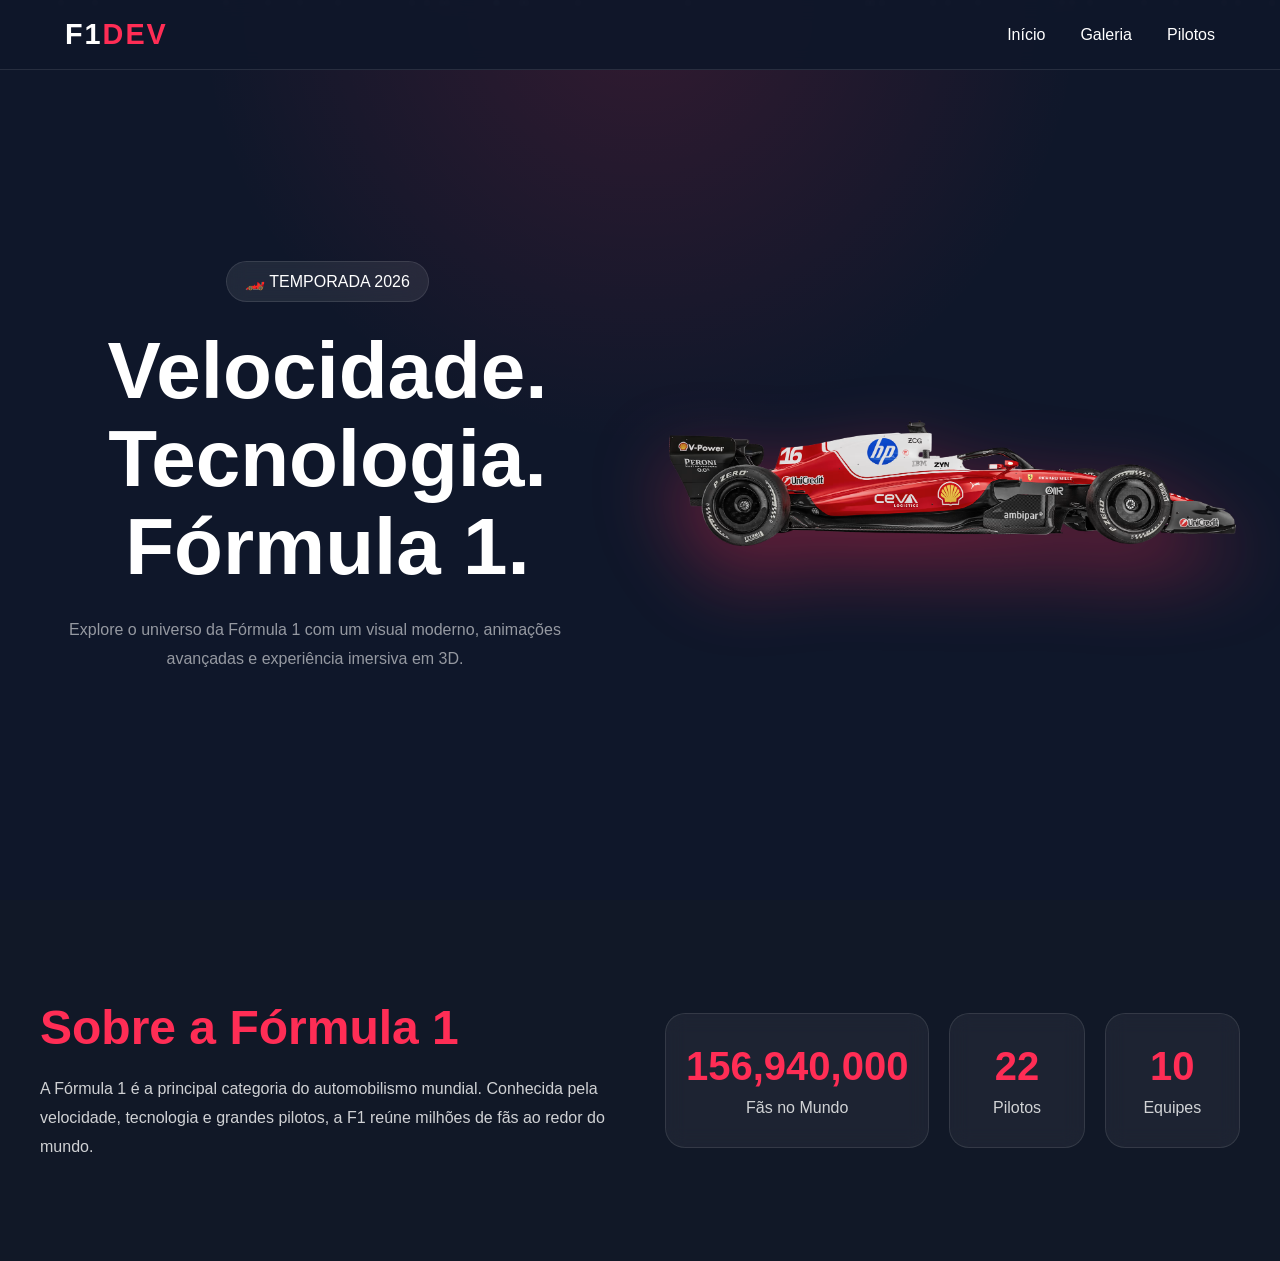
<file: index.html>
<!doctype html>
<html lang="pt-br">
  <head>
    <meta charset="UTF-8" />
    <meta name="viewport" content="width=device-width, initial-scale=1.0" />
    <meta
      description="Galeria de fotos de F1 feita por um fã, com imagens de carros, pilotos e momentos icônicos da história da Fórmula 1. Explore a paixão pelo automobilismo através de uma coleção visual impressionante."
    />
    <title>F1 Galeria fã H44 C16</title>

    <link rel="stylesheet" href="/src/css/root.css" />
    <link rel="stylesheet" href="/src/css/sobre.css" />
    <link rel="stylesheet" href="/src/css/carro.css" />
    <link rel="stylesheet" href="/src/css/efeito.css" />
    <link rel="icon" type="image/x-icon" href="/src/img/ICON-F1.png" />
  </head>
  <body>
    <!-- HEADER -->
    <header>
      <nav class="navbar">
        <!-- LOGO -->
        <div class="logo">F1<span>DEV</span></div>

        <!-- MENU -->
        <ul class="nav-links">
          <li><a href="index.html">Início</a></li>
          <li><a href="/src/Tela-Galeria/index.html">Galeria</a></li>
          <li><a href="/src/Tela-Pilotos/index.html">Pilotos</a></li>
          <!-- <li><a href="#" class="btn">Entrar</a></li> -->
        </ul>

        <!-- MENU HAMBURGUER -->
        <div class="hamburger">
          <span></span>
          <span></span>
          <span></span>
        </div>
      </nav>
    </header>

    <!-- HERO -->
    <section class="hero">
      <!-- PARTÍCULAS -->
      <div class="particles"></div>

      <div class="hero-content">
        <!-- TEXTO -->
        <div class="hero-text fade-left">
          <span class="tag zoom"> 🏎️ TEMPORADA 2026 </span>

          <h1 class="fade-up">
            Velocidade.<br />
            Tecnologia.<br />
            Fórmula 1.
          </h1>

          <p class="fade-up">
            Explore o universo da Fórmula 1 com um visual moderno, animações
            avançadas e experiência imersiva em 3D.
          </p>
<!-- 
          <div class="hero-buttons fade-up">
            <a href="https://limpezaa.netlify.app" class="btn"> Explorar </a>

            <a href="#" class="btn-outline"> Pilotos </a>
          </div> -->
        </div>

        <!-- CARRO -->
        <div class="hero-car fade-right">
          <div class="car-container zoom">
            <img
              src="/src/img/Carro-SF-26.png"
              alt="Carro Fórmula 1"
              class="f1-car"
            />
          </div>
        </div>
      </div>
    </section>

    <!-- SOBRE F1 -->

    <section class="sobre-f1 fade-up">
      <div class="sobre-container">
        <!-- TEXTO -->
        <div class="sobre-texto fade-left">
          <h2>Sobre a Fórmula 1</h2>

          <p>
            A Fórmula 1 é a principal categoria do automobilismo mundial.
            Conhecida pela velocidade, tecnologia e grandes pilotos, a F1 reúne
            milhões de fãs ao redor do mundo.
          </p>
        </div>

        <!-- CARDS -->
        <div class="sobre-cards">
          <div class="card fade-up">
            <h3 id="fans">0</h3>
            <span>Fãs no Mundo</span>
          </div>

          <div class="card fade-up">
            <h3 id="pilotos">0</h3>
            <span>Pilotos</span>
          </div>

          <div class="card fade-up">
            <h3 id="equipes">0</h3>
            <span>Equipes</span>
          </div>
        </div>
      </div>
    </section>

    <script src="/src/js/menu.js"></script>
    <script src="/src/js/contador.js"></script>
    <script src="/src/js/efeito3d.js"></script>
    <script src="/src/js/efeito.js  "></script>
  </body>
</html>
</file>
<file: src/css/root.css>
/* =========================
   ROOT
========================= */

:root{

  /* CORES */
  --cor-primaria: #ff2d55;
  --cor-secundaria: #ff5f7e;

  --cor-fundo: #0f172a;
  --cor-menu-mobile: #111827;

  --cor-branca: #ffffff;
  --cor-borda: rgba(255,255,255,0.1);

  /* FONTES */
  --fonte-principal: Arial, Helvetica, sans-serif;

  /* TAMANHOS */
  --container: 1200px;

  --logo-size: 1.8rem;
  --menu-size: 1rem;
  --hero-title: 4rem;
  --hero-title-mobile: 2.5rem;

  /* ESPAÇAMENTOS */
  --padding-navbar: 18px 25px;
  --gap-menu: 35px;

  /* BORDAS */
  --radius-btn: 30px;
  --radius-hamburger: 5px;

  /* TRANSIÇÕES */
  --transition: 0.3s;
  --transition-menu: 0.5s;

}

/* =========================
   RESET
========================= */

*{
  margin:0;
  padding:0;
  box-sizing:border-box;
  font-family:var(--fonte-principal);
}

body{
  background:var(--cor-fundo);
  min-height:100vh;
}

/* =========================
   HEADER
========================= */

header{
  width:100%;
  position:fixed;

  top:0;
  left:0;

  z-index:1000;

  background:rgba(15, 23, 42, 0.95);

  backdrop-filter: blur(10px);

  border-bottom:1px solid var(--cor-borda);
}

/* =========================
   NAVBAR
========================= */

.navbar{
  max-width:var(--container);

  margin:auto;

  padding:var(--padding-navbar);

  display:flex;
  justify-content:space-between;
  align-items:center;
}

/* =========================
   LOGO
========================= */

.logo{
  color:var(--cor-branca);

  font-size:var(--logo-size);

  font-weight:bold;

  letter-spacing:2px;
}

.logo span{
  color:var(--cor-primaria);
}

/* =========================
   MENU
========================= */

.nav-links{
  display:flex;

  gap:var(--gap-menu);

  list-style:none;
}

.nav-links a{
  text-decoration:none;

  color:var(--cor-branca);

  font-size:var(--menu-size);

  position:relative;

  transition:var(--transition);
}

/* LINHA HOVER */

.nav-links a::after{
  content:"";

  position:absolute;

  left:0;
  bottom:-6px;

  width:0%;
  height:2px;

  background:var(--cor-primaria);

  transition:0.4s;
}

.nav-links a:hover{
  color:var(--cor-primaria);
}

.nav-links a:hover::after{
  width:100%;
}

/* =========================
   BOTÃO
========================= */

.btn{
  background:linear-gradient(
    45deg,
    var(--cor-primaria),
    var(--cor-secundaria)
  );

  padding:10px 18px;

  border-radius:var(--radius-btn);

  font-weight:bold;
}

.btn:hover{
  transform:translateY(-2px);
}

/* =========================
   HAMBURGUER
========================= */

.hamburger{
  display:none;

  flex-direction:column;

  cursor:pointer;

  gap:5px;
}

.hamburger span{
  width:28px;
  height:3px;

  background:var(--cor-branca);

  border-radius:var(--radius-hamburger);

  transition:var(--transition);
}

/* ANIMAÇÃO */

.hamburger.active span:nth-child(1){
  transform:rotate(45deg) translateY(11px);
}

.hamburger.active span:nth-child(2){
  opacity:0;
}

.hamburger.active span:nth-child(3){
  transform:rotate(-45deg) translateY(-11px);
}

/* =========================
   HERO
========================= */

.hero{
  height:100vh;

  display:flex;
  justify-content:center;
  align-items:center;
  flex-direction:column;

  text-align:center;

  color:var(--cor-branca);

  padding:20px;
}

.hero h1{
  font-size:var(--hero-title);

  margin-bottom:20px;
}

.hero p{
  opacity:0.8;
}

/* =========================
   RESPONSIVO
========================= */

@media(max-width:768px){

  .hamburger{
    display:flex;
  }

  .nav-links{
    position:absolute;

    top:80px;
    right:-100%;

    width:100%;
    height:calc(100vh - 80px);

    background:var(--cor-menu-mobile);

    flex-direction:column;

    align-items:center;
    justify-content:center;

    transition:var(--transition-menu);
  }

  .nav-links.active{
    right:0;
  }

  .nav-links a{
    font-size:1.5rem;
  }

  .hero h1{
    font-size:var(--hero-title-mobile);
  }

}
</file>
<file: src/css/sobre.css>
/* =========================
   SOBRE F1
========================= */

.sobre-f1{
  width:100%;

  padding:100px 20px;

  background:#111827;

  color:var(--cor-branca);
}

.sobre-container{
  max-width:var(--container);

  margin:auto;

  display:grid;
  grid-template-columns:1fr 1fr;

  gap:50px;

  align-items:center;
}

/* TEXTO */

.sobre-texto h2{
  font-size:3rem;

  margin-bottom:20px;

  color:var(--cor-primaria);
}

.sobre-texto p{
  line-height:1.8;

  opacity:0.8;
}

/* CARDS */

.sobre-cards{
  display:grid;

  grid-template-columns:repeat(3,1fr);

  gap:20px;
}

.card{
  background:rgba(255,255,255,0.05);

  border:1px solid rgba(255,255,255,0.1);

  padding:30px 20px;

  border-radius:20px;

  text-align:center;

  backdrop-filter:blur(10px);

  transition:0.3s;
}

.card:hover{
  transform:translateY(-8px);
}

.card h3{
  font-size:2.5rem;

  color:var(--cor-primaria);

  margin-bottom:10px;
}

.card span{
  font-size:1rem;

  opacity:0.8;
}

/* RESPONSIVO */

@media(max-width:900px){

  .sobre-container{
    grid-template-columns:1fr;
  }

  .sobre-cards{
    grid-template-columns:1fr;
  }

}
</file>
<file: src/css/carro.css>
/* =========================
   HERO
========================= */

.hero{
  width:100%;
  min-height:100vh;

  background:
  radial-gradient(circle at top, rgba(255,45,85,0.15), transparent 40%),
  var(--cor-fundo);

  display:flex;
  justify-content:center;
  align-items:center;

  padding:120px 20px 50px;

  overflow:hidden;

  position:relative;
}

/* CONTAINER */

.hero-content{
  max-width:var(--container);

  width:100%;

  display:grid;
  grid-template-columns:1fr 1fr;

  align-items:center;

  gap:50px;
}

/* TEXTO */

.hero-text{
  z-index:2;
}

.tag{
  display:inline-block;

  background:rgba(255,255,255,0.08);

  border:1px solid rgba(255,255,255,0.1);

  padding:10px 18px;

  border-radius:30px;

  color:var(--cor-branca);

  margin-bottom:25px;

  backdrop-filter:blur(10px);
}

.hero-text h1{
  font-size:5rem;

  line-height:1.1;

  color:var(--cor-branca);

  margin-bottom:25px;
}

.hero-text p{
  color:rgba(255,255,255,0.7);

  line-height:1.8;

  max-width:550px;

  margin-bottom:35px;
}

/* BOTÕES */

.hero-buttons{
  display:flex;
  gap:20px;
  flex-wrap:wrap;
}

/* BOTÃO PRINCIPAL */
.btn{
  padding:12px 24px;

  border-radius:30px;

  background:linear-gradient(
    45deg,
    var(--cor-primaria),
    var(--cor-secundaria)
  );

  color:var(--cor-branca);

  text-decoration:none;

  font-weight:bold;

  transition:0.3s;
}

.btn:hover{
  transform:translateY(-3px);
  box-shadow:0 10px 20px rgba(255,45,85,0.3);
}

/* BOTÃO SECUNDÁRIO */
.btn-outline{
  padding:12px 24px;

  border:1px solid rgba(255,255,255,0.2);

  border-radius:30px;

  color:var(--cor-branca);

  text-decoration:none;

  transition:0.3s;
}

.btn-outline:hover{
  background:rgba(255,255,255,0.08);
}

/* CARRO */

.hero-car{
  display:flex;
  justify-content:center;
  align-items:center;

  perspective:1000px;
}

.car-container{
  width:100%;

  max-width:700px;

  transition:0.2s ease-out;

  transform-style:preserve-3d;
}

.f1-car{
  width:100%;

  filter:
  drop-shadow(0 30px 40px rgba(255,45,85,0.4));

  animation:float 4s ease-in-out infinite;
}

/* ANIMAÇÃO */

@keyframes float{

  0%{
    transform:translateY(0px);
  }

  50%{
    transform:translateY(-15px);
  }

  100%{
    transform:translateY(0px);
  }

}

/* RESPONSIVO */

@media(max-width:950px){

  .hero-content{
    grid-template-columns:1fr;
    text-align:center;
  }

  .hero-text p{
    margin:auto auto 35px;
  }

  .hero-buttons{
    justify-content:center;
  }

  .hero-text h1{
    font-size:3rem;
  }

}

@media(max-width:600px){

  .hero-text h1{
    font-size:2.3rem;
  }

}
</file>
<file: src/css/efeito.css>
/* =========================
   ANIMAÇÕES GLOBAIS
========================= */

.fade-up,
.fade-left,
.fade-right,
.zoom{
  opacity:0;

  transition:
  opacity 0.8s ease,
  transform 0.8s ease;
}

/* SUBIR */

.fade-up{
  transform:translateY(80px);
}

/* ESQUERDA */

.fade-left{
  transform:translateX(-80px);
}

/* DIREITA */

.fade-right{
  transform:translateX(80px);
}

/* ZOOM */

.zoom{
  transform:scale(0.8);
}

/* ATIVAR */

.show{
  opacity:1;
  transform:
  translateY(0)
  translateX(0)
  scale(1);
}

/* =========================
   HOVER CARDS
========================= */

.card{
  transition:0.4s;
}

.card:hover{
  transform:
  translateY(-10px)
  scale(1.03);

  box-shadow:
  0 20px 40px rgba(0,0,0,0.3);
}

/* =========================
   BOTÕES
========================= */

.btn,
.btn-outline{
  transition:0.3s;
}

.btn:hover,
.btn-outline:hover{
  transform:translateY(-5px);
}

/* =========================
   BRILHO BOTÃO
========================= */

.btn{
  position:relative;

  overflow:hidden;
}

.btn::before{
  content:"";

  position:absolute;

  top:0;
  left:-100%;

  width:100%;
  height:100%;

  background:
  linear-gradient(
    120deg,
    transparent,
    rgba(255,255,255,0.3),
    transparent
  );

  transition:0.7s;
}

.btn:hover::before{
  left:100%;
}

/* =========================
   FLOAT CARRO
========================= */

.f1-car{
  animation:float 4s ease-in-out infinite;
}

@keyframes float{

  0%{
    transform:translateY(0px);
  }

  50%{
    transform:translateY(-15px);
  }

  100%{
    transform:translateY(0px);
  }

}

/* =========================
   PARTÍCULAS
========================= */

.particles{
  position:absolute;

  top:0;
  left:0;

  width:100%;
  height:100%;

  overflow:hidden;

  z-index:0;
}

.particles span{
  position:absolute;

  width:6px;
  height:6px;

  background:rgba(255,255,255,0.2);

  border-radius:50%;

  animation:particles 10s linear infinite;
}

@keyframes particles{

  0%{
    transform:
    translateY(100vh)
    scale(0);

    opacity:0;
  }

  10%{
    opacity:1;
  }

  100%{
    transform:
    translateY(-100px)
    scale(1);

    opacity:0;
  }

}
</file>
